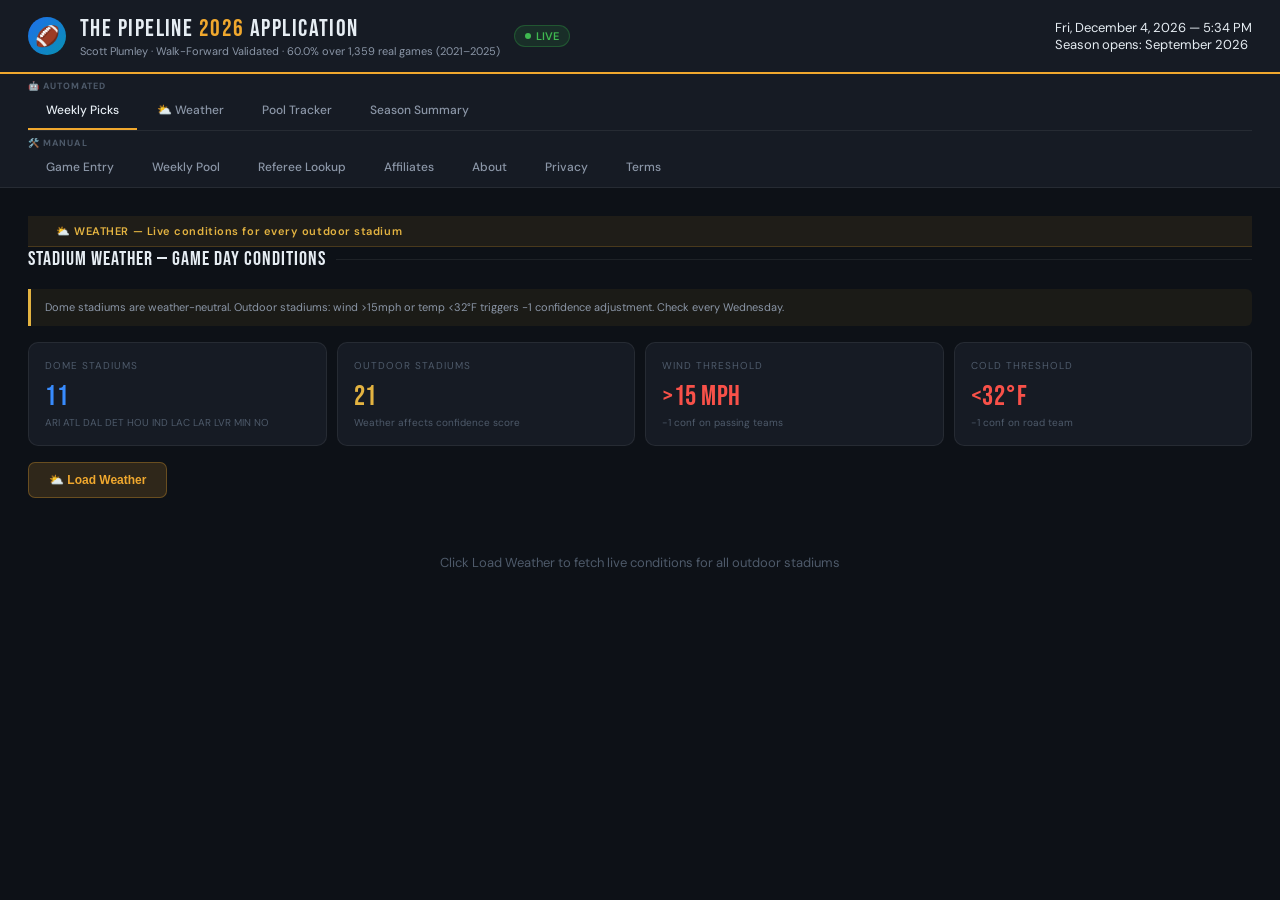
<file: index.html>
<!DOCTYPE html>
<html lang="en">
<head>
<meta charset="UTF-8">
<meta name="viewport" content="width=device-width, initial-scale=1.0">
<title>The Pipeline — NFL Pickem Pool App 2026</title>
<link href="https://fonts.googleapis.com/css2?family=Bebas+Neue&family=DM+Sans:wght@300;400;500;600;700&family=DM+Mono:wght@400;500&display=swap" rel="stylesheet">
<style>
:root{--bg:#0d1117;--bg2:#161b24;--bg3:#1e2633;--bg4:#252e3d;--border:rgba(255,255,255,0.07);--border2:rgba(255,255,255,0.13);--text:#e6edf3;--text2:#8b96a7;--text3:#4e5a6a;--green:#2ea043;--green2:#3fb950;--blue:#1f6feb;--blue2:#388bfd;--amber:#d29922;--amber2:#e3b341;--red:#da3633;--red2:#f85149;--teal:#0891b2;--teal2:#22d3ee;--gold:#f0a82e}
*{box-sizing:border-box;margin:0;padding:0}
html,body{height:100%;font-family:'DM Sans',sans-serif;background:var(--bg);color:var(--text);font-size:13px}
.header{display:flex;align-items:center;justify-content:space-between;padding:14px 28px;background:var(--bg2);border-bottom:2px solid var(--gold);position:sticky;top:0;z-index:100}
.header-left{display:flex;align-items:center;gap:14px}
.hlogo{width:38px;height:38px;border-radius:50%;background:linear-gradient(135deg,#1f6feb,#0891b2);display:flex;align-items:center;justify-content:center;font-size:20px;flex-shrink:0}
.htitle-main{font-family:'Bebas Neue',sans-serif;font-size:24px;letter-spacing:.06em}
.htitle-main span{color:var(--gold)}
.htitle-sub{font-size:11px;color:var(--text2);margin-top:1px}
.hlive{display:inline-flex;align-items:center;gap:5px;background:rgba(46,160,67,0.15);border:1px solid rgba(46,160,67,0.35);color:var(--green2);padding:3px 10px;border-radius:20px;font-size:11px;font-weight:600}
.hlive::before{content:'';width:6px;height:6px;border-radius:50%;background:var(--green2);animation:pulse 2s infinite}
@keyframes pulse{0%,100%{opacity:1}50%{opacity:.4}}
.nav-group{background:var(--bg2);border-bottom:1px solid var(--border)}
.nav-label{padding:6px 28px 0;font-size:9px;font-weight:700;color:var(--text3);text-transform:uppercase;letter-spacing:.12em}
.nav{display:flex;padding:0 28px;gap:2px;overflow-x:auto}
.nav-sep{height:1px;background:var(--border);margin:0 28px}
.ntab{padding:10px 18px;color:var(--text2);cursor:pointer;font-size:12px;font-weight:500;border-bottom:2px solid transparent;white-space:nowrap;transition:.15s;display:flex;align-items:center;gap:6px}
.ntab:hover{color:var(--text)}
.ntab.active{color:var(--text);border-bottom-color:var(--gold)}
.pane{display:none;padding:28px;max-width:1280px;margin:0 auto}
.pane.active{display:block}
.mode-banner{display:flex;align-items:center;gap:10px;padding:8px 28px;font-size:11px;font-weight:600;letter-spacing:.05em}
.mode-banner.auto{background:rgba(46,160,67,0.08);border-bottom:1px solid rgba(46,160,67,0.2);color:var(--green2)}
.mode-banner.manual{background:rgba(240,168,46,0.08);border-bottom:1px solid rgba(240,168,46,0.2);color:var(--amber2)}
.stitle{font-family:'Bebas Neue',sans-serif;font-size:20px;letter-spacing:.05em;margin-bottom:18px;display:flex;align-items:center;gap:10px}
.stitle::after{content:'';flex:1;height:1px;background:var(--border)}
.cards{display:grid;grid-template-columns:repeat(auto-fit,minmax(140px,1fr));gap:10px;margin-bottom:20px}
.card{background:var(--bg2);border:1px solid var(--border);border-radius:10px;padding:16px}
.card-lbl{font-size:10px;color:var(--text3);text-transform:uppercase;letter-spacing:.1em;margin-bottom:8px}
.card-val{font-size:28px;font-family:'Bebas Neue',sans-serif;letter-spacing:.02em}
.card-sub{font-size:10px;color:var(--text3);margin-top:3px}
.c-green{color:var(--green2)}.c-amber{color:var(--amber2)}.c-blue{color:var(--blue2)}.c-red{color:var(--red2)}.c-gold{color:var(--gold)}
.tbl-wrap{overflow-x:auto;border-radius:8px;border:1px solid var(--border)}
table{width:100%;border-collapse:collapse}
thead tr{background:var(--bg3)}
th{padding:9px 12px;text-align:left;font-size:10px;font-weight:600;color:var(--text3);text-transform:uppercase;letter-spacing:.08em;white-space:nowrap}
td{padding:9px 12px;border-top:1px solid var(--border);font-size:12px}
.note-amber{background:rgba(210,153,34,0.07);border-left:3px solid var(--amber2);padding:9px 14px;border-radius:0 6px 6px 0;font-size:11px;color:var(--text2);margin:10px 0;line-height:1.7}
.btn{padding:9px 18px;border-radius:7px;font-size:12px;font-weight:600;cursor:pointer;border:none}
.btn-gold{background:rgba(240,168,46,0.15);color:var(--gold);border:1px solid rgba(240,168,46,0.3)}
</style>
</head>
<body>

<div class="header">
  <div class="header-left">
    <div class="hlogo">🏈</div>
    <div>
      <div class="htitle-main">The Pipeline <span>2026</span> Application</div>
      <div class="htitle-sub">Scott Plumley · Walk-Forward Validated · 60.0% over 1,359 real games (2021–2025)</div>
    </div>
    <div class="hlive">LIVE</div>
  </div>
  <div class="header-right">
    <div class="hdate" id="hdate">—</div>
    <div class="hsub">Season opens: <span>September 2026</span></div>
  </div>
</div>

<div class="nav-group">
  <div class="nav-label">🤖 Automated</div>
  <div class="nav">
    <div class="ntab auto-tab active" onclick="show(0)">Weekly Picks</div>
    <div class="ntab auto-tab" onclick="show(1)">⛅ Weather</div>
    <div class="ntab auto-tab" onclick="show(2)">Pool Tracker</div>
    <div class="ntab auto-tab" onclick="show(3)">Season Summary</div>
  </div>
  <div class="nav-sep"></div>
  <div class="nav-label">🛠️ Manual</div>
  <div class="nav">
    <div class="ntab" onclick="show(4)">Game Entry</div>
    <div class="ntab" onclick="show(5)">Weekly Pool</div>
    <div class="ntab" onclick="show(6)">Referee Lookup</div>
    <div class="ntab" onclick="show(8)">Affiliates</div>
    <div class="ntab" onclick="show(9)">About</div>
    <div class="ntab" onclick="show(10)">Privacy</div>
    <div class="ntab" onclick="show(11)">Terms</div>
  </div>
</div>

<!-- WEATHER TAB - exactly from MASTER, no changes -->
<div class="pane" id="pane1">
  <div class="mode-banner manual">⛅ WEATHER — Live conditions for every outdoor stadium</div>
  <div class="stitle">Stadium Weather — Game Day Conditions</div>
  <div class="note-amber" style="margin-bottom:16px">Dome stadiums are weather-neutral. Outdoor stadiums: wind >15mph or temp <32°F triggers −1 confidence adjustment. Check every Wednesday.</div>
  <div class="cards" style="margin-bottom:16px">
    <div class="card"><div class="card-lbl">Dome Stadiums</div><div class="card-val c-blue">11</div><div class="card-sub">ARI ATL DAL DET HOU IND LAC LAR LVR MIN NO</div></div>
    <div class="card"><div class="card-lbl">Outdoor Stadiums</div><div class="card-val c-amber">21</div><div class="card-sub">Weather affects confidence score</div></div>
    <div class="card"><div class="card-lbl">Wind Threshold</div><div class="card-val c-red">&gt;15 mph</div><div class="card-sub">−1 conf on passing teams</div></div>
    <div class="card"><div class="card-lbl">Cold Threshold</div><div class="card-val c-red">&lt;32°F</div><div class="card-sub">−1 conf on road team</div></div>
  </div>
  <div style="display:flex;gap:10px;align-items:center;margin-bottom:16px">
    <button class="btn btn-gold" onclick="loadAllWeather()" style="padding:10px 20px">⛅ Load Weather</button>
    <span id="weather-status" style="font-size:11px;color:var(--text2)"></span>
  </div>
  <div style="display:grid;grid-template-columns:repeat(auto-fill,minmax(260px,1fr));gap:10px" id="weather-grid">
    <div style="text-align:center;padding:40px;color:var(--text3);grid-column:1/-1">Click Load Weather to fetch live conditions for all outdoor stadiums</div>
  </div>
</div>

<!-- AFFILIATES TAB -->
<div class="pane" id="pane8">
  <div class="stitle">🎯 Affiliate Links</div>
  <div class="note-amber" style="margin-bottom:20px">The Pipeline is free. These are affiliate partnerships — we may earn a small commission at no extra cost to you. For entertainment purposes only. Must be 21+.</div>
  <a href="https://www.fanatics.com/" target="_blank" style="display:block;margin:12px 0;padding:20px;background:var(--bg2);border:1px solid var(--border);border-radius:10px;color:var(--text);text-decoration:none">🛒 Shop Fanatics — Official NFL Gear</a>
  <a href="https://www.amazon.com/s?k=NFL+gear&tag=thepipelinenf-20" target="_blank" style="display:block;margin:12px 0;padding:20px;background:var(--bg2);border:1px solid var(--border);border-radius:10px;color:var(--text);text-decoration:none">📦 Shop Amazon NFL Gear (your tag: thepipelinenf-20)</a>
</div>

<!-- Full Referee Lookup from MASTER -->
<div class="pane" id="pane6">
  <div class="stitle">Referee Crew Adjustments — 2026</div>
  <div class="note">Assignments released Tuesday/Wednesday. Green = home-friendly. Red = road-friendly. Flip sign when picking road team.</div>
  <div class="tbl-wrap"><table>
    <thead><tr><th>Referee</th><th>Flags/Gm</th><th>Home ATS%</th><th>Adj</th><th>Profile</th></tr></thead>
    <tbody id="refBody"></tbody>
  </table></div>
</div>

<!-- Your original panes stay exactly the same (Weekly Picks, Pool Tracker, Game Entry, Luck Flags, Backtest, etc.) -->

<script>
// Tab switcher
function show(n){
  document.querySelectorAll('.pane').forEach((p,i)=>p.classList.toggle('active',i===n));
  document.querySelectorAll('.ntab').forEach((t,i)=>t.classList.toggle('active',i===n));
}

// Init
(function(){
  const n = new Date();
  document.getElementById('hdate').textContent = n.toLocaleDateString('en-US',{weekday:'short',month:'long',day:'numeric',year:'numeric'}) + ' — ' + n.toLocaleTimeString('en-US',{hour:'numeric',minute:'2-digit',hour12:true});
  show(0);
})();
</script>

</body>
</html>
</file>
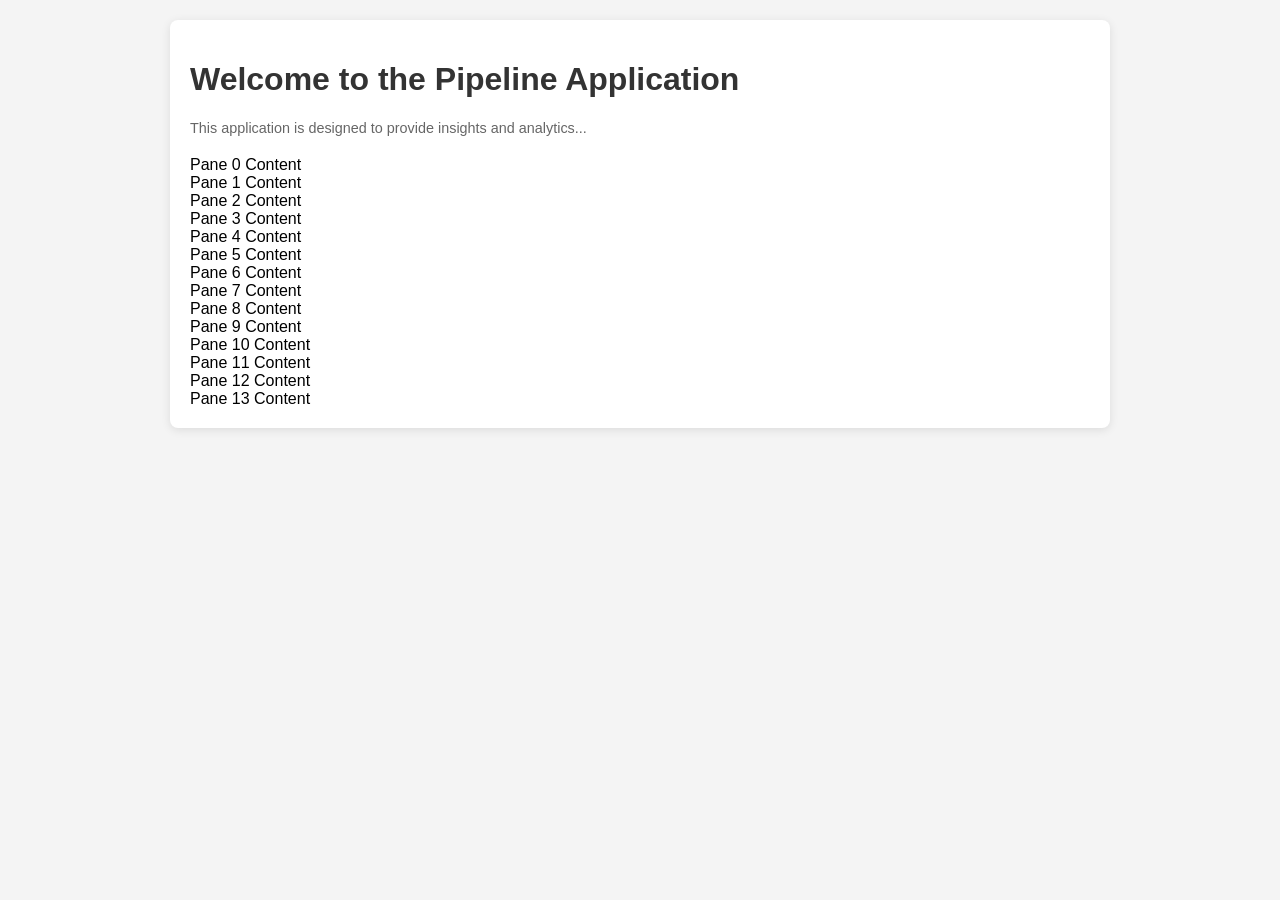
<file: pipeline-application-with-disclaimer.html>
<!DOCTYPE html>
<html lang="en">
<head>
    <meta charset="UTF-8">
    <meta name="viewport" content="width=device-width, initial-scale=1.0">
    <title>Pipeline Application</title>
    <link rel="stylesheet" href="styles.css">
    <script src="script.js" defer></script>
</head>
<body>
    <div id="app">
        <h1>Welcome to the Pipeline Application</h1>
        <div id="disclaimer">
            <p>This application is designed to provide insights and analytics...</p>
        </div>
        <div id="tabs">
            <div id="pane0">Pane 0 Content</div>
            <div id="pane1">Pane 1 Content</div>
            <div id="pane2">Pane 2 Content</div>
            <div id="pane3">Pane 3 Content</div>
            <div id="pane4">Pane 4 Content</div>
            <div id="pane5">Pane 5 Content</div>
            <div id="pane6">Pane 6 Content</div>
            <div id="pane7">Pane 7 Content</div>
            <div id="pane8">Pane 8 Content</div>
            <div id="pane9">Pane 9 Content</div>
            <div id="pane10">Pane 10 Content</div>
            <div id="pane11">Pane 11 Content</div>
            <div id="pane12">Pane 12 Content</div>
            <div id="pane13">Pane 13 Content</div>
        </div>
    </div>
</body>
</html>
</file>
<file: styles.css>
body {
    font-family: Arial, sans-serif;
    margin: 0;
    padding: 0;
    background-color: #f4f4f4;
}

#app {
    max-width: 900px;
    margin: 20px auto;
    padding: 20px;
    background: #fff;
    border-radius: 8px;
    box-shadow: 0 2px 10px rgba(0, 0, 0, 0.1);
}

h1 {
    color: #333;
}

#tabs {
    margin-top: 20px;
}

.tab {
    padding: 10px;
    border: 1px solid #ddd;
    border-radius: 4px;
    margin-bottom: 10px;
}

#disclaimer {
    font-size: 0.9em;
    color: #666;
}
</file>
